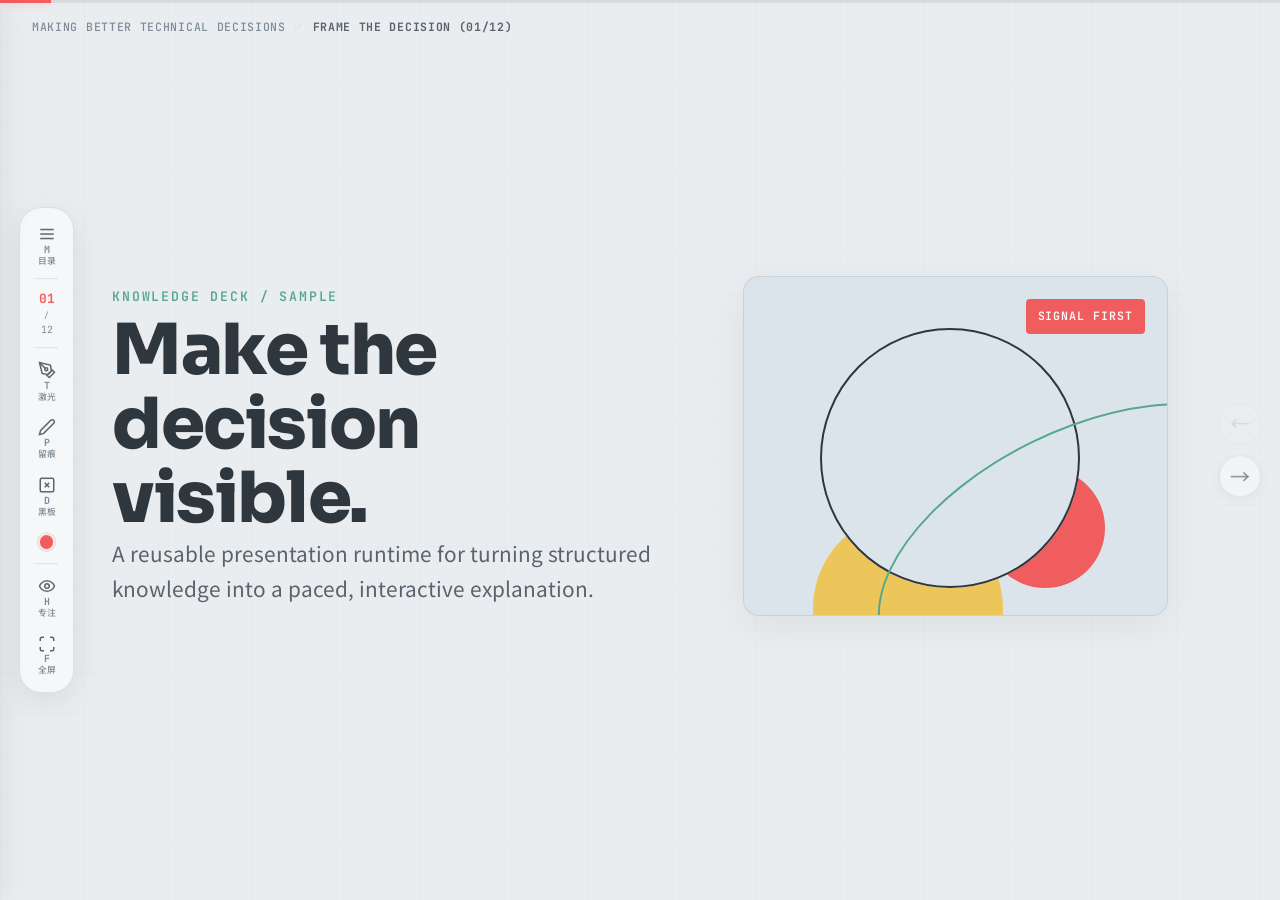
<file: index.html>
<!doctype html>
<html lang="zh-CN">
<head>
  <meta charset="utf-8">
  <meta name="viewport" content="width=device-width, initial-scale=1">
  <meta name="description" content="Interactive knowledge deck template">
  <title>Making Better Technical Decisions</title>
  <link rel="icon" href="favicon.svg" type="image/svg+xml">
  <!-- Google Fonts: Sora + Noto Sans SC + JetBrains Mono (G1 极客字体对) -->
  <link rel="preconnect" href="https://fonts.googleapis.com">
  <link rel="preconnect" href="https://fonts.gstatic.com" crossorigin>
  <link href="https://fonts.googleapis.com/css2?family=Sora:wght@300;400;500;600;700;800&family=Noto+Sans+SC:wght@300;400;500;700&family=JetBrains+Mono:wght@400;500;600&display=swap" rel="stylesheet">
  <link rel="stylesheet" href="css/main.css?v=g1">
</head>
<body>
  <!-- 顶部 3px 精细进度条 -->
  <div id="progress-bar-wrap" aria-hidden="true">
    <div id="progress-bar"></div>
  </div>

  <!-- 顶部微型认知上下文 (Breadcrumb) -->
  <header id="deck-topbar" aria-label="Deck section header">
    <span id="topbar-deck-title">DECK</span>
    <span class="topbar-sep">／</span>
    <span id="topbar-section-title">OVERVIEW</span>
  </header>

  <!-- 侧边目录抽屉 -->
  <div id="menu-overlay"></div>
  <aside id="side-menu" aria-label="Deck contents">
    <header>
      <span>大纲目录</span>
      <button id="close-menu" class="menu-close-btn" aria-label="关闭目录">
        <svg width="15" height="15" viewBox="0 0 24 24" fill="none" stroke="currentColor" stroke-width="2.2" stroke-linecap="round">
          <line x1="18" y1="6" x2="6" y2="18"></line>
          <line x1="6" y1="6" x2="18" y2="18"></line>
        </svg>
      </button>
    </header>
    <div id="menu-list"></div>
  </aside>

  <!-- 主视口内容区 -->
  <main id="deck-viewport" aria-live="polite"></main>

  <!-- 左右悬浮极简半透明翻页按钮 -->
  <button id="nav-prev" data-tip="上一页 (快捷键 ←)" aria-label="上一页">&#8592;</button>
  <button id="nav-next" data-tip="下一页 (快捷键 →)" aria-label="下一页">&#8594;</button>

  <!-- 左侧一体化毛玻璃 Dock 工具栏 (All-in-One) -->
  <div id="side-toolbar" aria-label="Deck tools">
    <!-- M 目录 -->
    <button id="btn-menu" data-tip="大纲目录 (快捷键 M)" aria-label="大纲目录">
      <svg width="18" height="18" viewBox="0 0 24 24" fill="none" stroke="currentColor" stroke-width="2">
        <line x1="3" y1="6" x2="21" y2="6"></line>
        <line x1="3" y1="12" x2="21" y2="12"></line>
        <line x1="3" y1="18" x2="21" y2="18"></line>
      </svg>
      <span class="btn-key">M</span>
      <span class="btn-label">目录</span>
    </button>

    <div class="toolbar-divider"></div>

    <!-- 内置垂直页码指示器 -->
    <div id="page-indicator" aria-label="页码">
      <span id="page-current">01</span>
      <span class="page-sep">/</span>
      <span id="page-total">10</span>
    </div>

    <div class="toolbar-divider"></div>

    <!-- T 激光笔拖尾 -->
    <button id="btn-pen" data-tip="激光笔拖尾 (快捷键 T)" aria-label="激光笔">
      <svg width="18" height="18" viewBox="0 0 24 24" fill="none" stroke="currentColor" stroke-width="2">
        <path d="M12 19l7-7 3 3-7 7-3-3z"></path>
        <path d="M18 13l-1.5-7.5L2 2l3.5 14.5L13 18l5-5z"></path>
        <path d="M2 2l7.586 7.586"></path>
        <circle cx="11" cy="11" r="2"></circle>
      </svg>
      <span class="btn-key">T</span>
      <span class="btn-label">激光</span>
    </button>

    <!-- P 留痕笔批注 -->
    <button id="btn-retain" data-tip="留痕笔批注 (快捷键 P)" aria-label="留痕笔">
      <svg width="18" height="18" viewBox="0 0 24 24" fill="none" stroke="currentColor" stroke-width="2">
        <path d="M17 3a2.828 2.828 0 1 1 4 4L7.5 20.5 2 22l1.5-5.5L17 3z"></path>
      </svg>
      <span class="btn-key">P</span>
      <span class="btn-label">留痕</span>
    </button>

    <!-- D 涂鸦板书黑板 -->
    <button id="btn-draw" data-tip="板书黑板 (快捷键 D)" aria-label="黑板">
      <svg width="18" height="18" viewBox="0 0 24 24" fill="none" stroke="currentColor" stroke-width="2">
        <rect x="3" y="3" width="18" height="18" rx="2"></rect>
        <path d="M9 9l6 6M15 9l-6 6"></path>
      </svg>
      <span class="btn-key">D</span>
      <span class="btn-label">黑板</span>
    </button>

    <!-- C 4 色弹出式调色盘 (快捷键 C) -->
    <div id="color-picker-wrap">
      <button id="btn-color" data-tip="画笔调色盘 (快捷键 C)" aria-label="调色盘">
        <span id="color-dot-indicator"></span>
      </button>
      <div id="color-picker-popup">
        <button class="color-dot" data-color="#f05d5e" style="background:#f05d5e" title="珊瑚红 (1)"></button>
        <button class="color-dot" data-color="#3B82F6" style="background:#3B82F6" title="极客蓝 (2)"></button>
        <button class="color-dot" data-color="#55a88c" style="background:#55a88c" title="薄荷绿 (3)"></button>
        <button class="color-dot" data-color="#f59e0b" style="background:#f59e0b" title="琥珀金 (4)"></button>
      </div>
    </div>

    <div class="toolbar-divider"></div>

    <!-- H 专注模式 -->
    <button id="btn-focus" data-tip="专注演讲模式 (快捷键 H)" aria-label="专注模式">
      <svg width="18" height="18" viewBox="0 0 24 24" fill="none" stroke="currentColor" stroke-width="2">
        <circle cx="12" cy="12" r="3"></circle>
        <path d="M2 12s3-7 10-7 10 7 10 7-3 7-10 7-10-7-10-7z"></path>
      </svg>
      <span class="btn-key">H</span>
      <span class="btn-label">专注</span>
    </button>

    <!-- F 全屏演示 -->
    <button id="btn-fullscreen" data-tip="全屏演示 (快捷键 F)" aria-label="全屏演示">
      <svg width="18" height="18" viewBox="0 0 24 24" fill="none" stroke="currentColor" stroke-width="2">
        <path d="M8 3H5a2 2 0 0 0-2 2v3m18 0V5a2 2 0 0 0-2-2h-3m0 18h3a2 2 0 0 0 2-2v-3M3 16v3a2 2 0 0 0 2 2h3"></path>
      </svg>
      <span class="btn-key">F</span>
      <span class="btn-label">全屏</span>
    </button>
  </div>

  <!-- 全屏板书黑板遮罩层 (Board Sheet) -->
  <div id="board-sheet" aria-hidden="true">
    <div class="board-sheet-hint">临时板书黑板 · 按 R 清空 · 按 Z 撤回 · 按 Esc 退出</div>
  </div>

  <!-- 双 Canvas 引擎 (激光笔拖尾 + 留痕画板) -->
  <canvas id="pen-canvas" aria-hidden="true"></canvas>
  <canvas id="draw-canvas" aria-label="Drawing board"></canvas>

  <!-- 动态状态 Toast 提示条 (并设别名兼容旧选择器) -->
  <div id="deck-toast" class="deck-toast" role="status" aria-live="polite"></div>

  <script type="module" src="js/player.js?v=g1"></script>
</body>
</html>
</file>
<file: css/main.css>
/* ==========================================================================
   main.css — Knowledge Deck Template 全局样式
   视觉主题：G1「月白灰蓝」(g1-moon-slate) 极客科技设计系统
   排版字体：Sora (西文展示) + Noto Sans SC (中文正文) + JetBrains Mono (等宽代码)
   ========================================================================== */

:root {
  /* 主色调 (冷调科技灰蓝) */
  --primary:          #6E7E8C;
  --secondary:        #98A4AE;
  --accent:           #4F606E;

  /* 背景层次 (月白灰蓝) */
  --bg-deep:          #EAEDF0;
  --bg-mid:           #E2E6EA;
  --bg-surface:       #F7F9FA;
  --paper:            #EAEDF0; /* 兼容旧变量 */

  /* 卡片与玻璃拟态 */
  --card-bg:          rgba(247, 249, 250, 0.82);
  --card-border:      rgba(110, 126, 140, 0.18);
  --card-shadow:      0 10px 40px rgba(0, 0, 0, 0.06);

  /* 文字颜色 (WCAG AAA 高对比度) */
  --text-primary:     #2F373E;
  --text-secondary:   #5A636B;
  --text-dim:         #7E8B96;
  --ink:              #2F373E;
  --muted:            #5A636B;

  /* 状态与语义强调色 */
  --coral:            #f05d5e;
  --mint:             #55a88c;
  --blue:             #3B82F6;
  --yellow:           #edc65b;
  --color-interpret:  #B79683; /* 解释执行·暖棕 */
  --color-compile:    #6E8C88; /* 编译执行·冷灰绿 */

  /* 字体家族体系 */
  --font-display:     'Sora', 'Noto Sans SC', system-ui, sans-serif;
  --font-body:        'Noto Sans SC', 'Sora', system-ui, sans-serif;
  --font-mono:        'JetBrains Mono', 'DM Mono', monospace;

  /* 工具栏 */
  --toolbar-bg:       rgba(247, 249, 250, 0.88);
  --toolbar-border:   rgba(110, 126, 140, 0.2);

  /* 动效过渡 */
  --transition-base:  0.22s cubic-bezier(0.16, 1, 0.3, 1);
}

/* 全局重置与严格排版防线 (禁止斜体) */
*, *::before, *::after {
  box-sizing: border-box;
  margin: 0;
  padding: 0;
  font-style: normal !important;
}

html, body {
  width: 100%;
  height: 100%;
  margin: 0;
  overflow: hidden;
  background-color: var(--bg-deep);
  color: var(--text-primary);
  font-family: var(--font-body);
  font-size: 16px;
  line-height: 1.6;
  -webkit-font-smoothing: antialiased;
  -moz-osx-font-smoothing: grayscale;
}

/* 全屏极简 42px 网格底纹 (母体核心工程质感) */
body::before {
  content: "";
  position: fixed;
  inset: 0;
  pointer-events: none;
  opacity: 0.32;
  background-image:
    linear-gradient(rgba(110, 126, 140, 0.08) 1px, transparent 1px),
    linear-gradient(90deg, rgba(110, 126, 140, 0.08) 1px, transparent 1px);
  background-size: 42px 42px;
  z-index: 0;
}

button { font: inherit; }
button:focus-visible, input:focus-visible {
  outline: 2px solid var(--accent);
  outline-offset: 2px;
}

/* ==========================================================================
   顶部 3px 精细进度条
   ========================================================================== */
#progress-bar-wrap {
  position: fixed;
  z-index: 100;
  top: 0;
  left: 0;
  right: 0;
  height: 3px;
  background: rgba(110, 126, 140, 0.15);
}

#progress-bar {
  width: 0;
  height: 100%;
  background: var(--coral);
  box-shadow: 0 0 8px rgba(240, 93, 94, 0.4);
  transition: width 0.28s ease;
}

/* ==========================================================================
   主内容视口与幻灯片页面容器
   ========================================================================== */
#deck-viewport {
  position: relative;
  z-index: 1;
  height: 100vh;
  overflow: auto;
  display: grid;
  place-items: center;
  padding: 4rem 7rem 4.5rem;
}

.slide {
  width: min(1180px, 100%);
  min-height: min(680px, calc(100vh - 8.5rem));
  display: flex;
  flex-direction: column;
  justify-content: center;
  gap: 2rem;
  animation: enter 0.35s var(--transition-base) both;
}

@keyframes enter {
  from { opacity: 0; transform: translateY(12px); }
  to   { opacity: 1; transform: none; }
}

/* ==========================================================================
   基础排版组件 (大字号、海报级视觉)
   ========================================================================== */
.eyebrow {
  font-family: var(--font-mono);
  font-size: 0.82rem;
  font-weight: 600;
  letter-spacing: 0.14em;
  text-transform: uppercase;
  color: var(--mint);
  margin-bottom: 0.4rem;
}

.title {
  font-family: var(--font-display);
  font-size: clamp(2.8rem, 5.5vw, 4.6rem);
  line-height: 1.05;
  letter-spacing: -0.02em;
  color: var(--text-primary);
  margin: 0;
  font-weight: 800;
}

.lead {
  color: var(--text-secondary);
  font-size: clamp(1.05rem, 1.8vw, 1.3rem);
  line-height: 1.68;
  max-width: 60ch;
  margin: 0;
}

.section-title {
  font-family: var(--font-display);
  margin: 0;
  font-size: clamp(2.2rem, 3.8vw, 3.5rem);
  line-height: 1.1;
  font-weight: 700;
  color: var(--text-primary);
  letter-spacing: -0.01em;
}

.section-copy {
  color: var(--text-secondary);
  max-width: 64ch;
  font-size: 1.12rem;
  line-height: 1.7;
}

/* ==========================================================================
   封面与卡片系统
   ========================================================================== */
.cover-grid {
  display: grid;
  grid-template-columns: 1.15fr 0.85fr;
  align-items: center;
  gap: 3.5rem;
}

.signal-image {
  min-height: 340px;
  position: relative;
  overflow: hidden;
  border: 1px solid var(--card-border);
  background: #dbe4ea;
  border-radius: 16px;
  box-shadow: var(--card-shadow);
}

.signal-image::before,
.signal-image::after {
  content: "";
  position: absolute;
  border: 2px solid var(--text-primary);
  border-radius: 50%;
}

.signal-image::before {
  width: 260px;
  height: 260px;
  left: 18%;
  top: 15%;
  box-shadow: 95px 70px 0 -70px var(--coral), -42px 150px 0 -35px var(--yellow);
}

.signal-image::after {
  width: 105%;
  height: 70%;
  left: 28%;
  top: 45%;
  border-color: var(--mint);
  transform: rotate(-26deg);
}

.signal-stamp {
  position: absolute;
  right: 1.4rem;
  top: 1.4rem;
  background: var(--coral);
  color: white;
  padding: 0.5rem 0.75rem;
  font-family: var(--font-mono);
  font-size: 0.72rem;
  font-weight: 600;
  letter-spacing: 0.08em;
  text-transform: uppercase;
  border-radius: 4px;
}

.card-grid {
  display: grid;
  grid-template-columns: repeat(3, minmax(0, 1fr));
  gap: 1.25rem;
}

.card,
.matrix-cell,
.step,
.node {
  border: 1px solid var(--card-border);
  background: var(--card-bg);
  backdrop-filter: blur(12px);
  padding: 1.4rem 1.5rem;
  border-radius: 12px;
  box-shadow: 0 4px 20px rgba(0, 0, 0, 0.03);
  transition: transform 0.2s ease, box-shadow 0.2s ease, border-color 0.2s ease;
}

.card:hover {
  transform: translateY(-2px);
  box-shadow: 0 8px 30px rgba(0, 0, 0, 0.07);
  border-color: rgba(110, 126, 140, 0.35);
}

.card h3,
.matrix-cell h3 {
  margin: 0 0 0.5rem;
  font-size: 1.15rem;
  font-weight: 700;
  color: var(--text-primary);
}

.card p,
.matrix-cell p {
  margin: 0;
  color: var(--text-secondary);
  font-size: 0.95rem;
  line-height: 1.6;
}

.tag {
  display: inline-block;
  font-family: var(--font-mono);
  font-size: 0.72rem;
  font-weight: 600;
  letter-spacing: 0.08em;
  text-transform: uppercase;
  padding: 0.25rem 0.55rem;
  background: rgba(110, 126, 140, 0.12);
  color: var(--text-primary);
  border-radius: 4px;
  margin-bottom: 0.8rem;
}

/* 对比组件 */
.compare {
  display: grid;
  grid-template-columns: 1fr auto 1fr;
  gap: 1.5rem;
  align-items: stretch;
}

.versus {
  display: grid;
  place-items: center;
  font-family: var(--font-mono);
  font-weight: 800;
  font-size: 1.3rem;
  color: var(--coral);
}

.compare .card { min-height: 240px; }

.metric {
  font-family: var(--font-mono);
  font-size: 3rem;
  font-weight: 800;
  color: var(--blue);
  margin: 0.8rem 0 0.3rem;
  line-height: 1;
}

/* 步骤卡片 */
.steps {
  display: grid;
  grid-template-columns: repeat(4, minmax(0, 1fr));
  gap: 1rem;
  counter-reset: step;
}

.step {
  position: relative;
  padding-top: 2.8rem;
}

.step::before {
  counter-increment: step;
  content: "0" counter(step);
  display: block;
  position: absolute;
  top: 1.1rem;
  left: 1.4rem;
  color: var(--coral);
  font-family: var(--font-mono);
  font-size: 0.9rem;
  font-weight: 700;
}

.step strong {
  display: block;
  font-size: 1.15rem;
  margin-bottom: 0.4rem;
  color: var(--text-primary);
}

.step span {
  color: var(--text-secondary);
  font-size: 0.9rem;
  line-height: 1.5;
}

/* 时间线 */
.timeline {
  display: grid;
  grid-template-columns: repeat(4, minmax(0, 1fr));
  gap: 0;
  border-top: 2px solid var(--text-primary);
}

.timeline-item {
  padding: 1.2rem 1.2rem 0 0;
  position: relative;
}

.timeline-item::before {
  content: "";
  display: block;
  width: 14px;
  height: 14px;
  margin-top: -1.75rem;
  margin-bottom: 1.2rem;
  border: 2px solid var(--text-primary);
  background: var(--bg-deep);
  border-radius: 50%;
}

.timeline-item b {
  display: block;
  font-size: 1.15rem;
  margin-bottom: 0.4rem;
  color: var(--text-primary);
}

.timeline-item span {
  color: var(--text-secondary);
  font-size: 0.9rem;
  line-height: 1.5;
}

/* 柱状图表 */
.chart {
  display: grid;
  grid-template-columns: repeat(5, 1fr);
  gap: 1.5rem;
  align-items: end;
  height: 250px;
  padding: 1rem;
  border-bottom: 2px solid var(--text-primary);
}

.bar {
  background: var(--blue);
  min-height: 18px;
  position: relative;
  border-radius: 4px 4px 0 0;
}

.bar span {
  position: absolute;
  bottom: calc(100% + 0.5rem);
  left: 50%;
  transform: translateX(-50%);
  font-family: var(--font-mono);
  font-size: 0.8rem;
  font-weight: 600;
}

.bar:nth-child(1) { height: 16%; }
.bar:nth-child(2) { height: 28%; }
.bar:nth-child(3) { height: 46%; }
.bar:nth-child(4) { height: 70%; background: var(--yellow); }
.bar:nth-child(5) { height: 96%; background: var(--coral); }

/* 架构流向图 */
.architecture {
  display: grid;
  grid-template-columns: 1fr 80px 1fr 80px 1fr;
  align-items: center;
}

.node {
  min-height: 120px;
  display: flex;
  flex-direction: column;
  justify-content: center;
  text-align: center;
}

.node strong { font-size: 1.15rem; margin-bottom: 0.35rem; }
.node span { color: var(--text-secondary); font-size: 0.88rem; }

.arrow {
  height: 2px;
  background: var(--text-primary);
  position: relative;
}

.arrow::after {
  content: "";
  position: absolute;
  right: 0;
  top: -5px;
  border-width: 6px 0 6px 9px;
  border-style: solid;
  border-color: transparent transparent transparent var(--text-primary);
}

/* 矩阵与总结 */
.matrix {
  display: grid;
  grid-template-columns: repeat(3, 1fr);
  gap: 1px;
  background: var(--card-border);
  border: 1px solid var(--card-border);
  border-radius: 12px;
  overflow: hidden;
}

.matrix-cell {
  border: 0;
  border-radius: 0;
  min-height: 140px;
}

.matrix-cell.featured {
  background: rgba(85, 168, 140, 0.16);
}

.summary-list {
  display: grid;
  gap: 1.25rem;
  max-width: 820px;
}

.summary-item {
  display: grid;
  grid-template-columns: 55px 1fr;
  gap: 1rem;
  align-items: start;
  padding: 1.2rem 0;
  border-top: 1px solid var(--card-border);
}

.summary-item b {
  color: var(--coral);
  font-family: var(--font-mono);
  font-size: 0.95rem;
  font-weight: 700;
}

.summary-item strong {
  font-size: 1.15rem;
  display: block;
  margin-bottom: 0.35rem;
}

.summary-item p {
  margin: 0;
  color: var(--text-secondary);
  font-size: 0.95rem;
}

/* ==========================================================================
   【母体绝活 1】章节过渡门牌页原语 (Section Transition Door Slide)
   ========================================================================== */
.trans-wrap {
  display: flex;
  flex-direction: column;
  align-items: center;
  justify-content: center;
  min-height: 75vh;
  width: 100%;
  text-align: center;
  gap: 1.5rem;
}

.trans-eyebrow {
  display: flex;
  align-items: center;
  gap: 0.8rem;
  font-family: var(--font-mono);
  font-size: clamp(0.9rem, 1.5vw, 1.15rem);
  font-weight: 700;
  letter-spacing: 0.16em;
  color: var(--color-interpret);
  animation: transUp 0.5s ease both 0ms;
}

.trans-eyebrow::before,
.trans-eyebrow::after {
  content: '';
  width: 2.6rem;
  height: 2px;
  background: var(--color-interpret);
  opacity: 0.55;
}

.trans-title {
  font-family: var(--font-display);
  font-size: clamp(2.8rem, 5.8vw, 4.2rem);
  font-weight: 700;
  color: var(--text-primary);
  line-height: 1.12;
  letter-spacing: -0.01em;
  animation: transUp 0.5s ease both 130ms;
}

.trans-sub {
  font-family: var(--font-body);
  font-size: clamp(1.05rem, 1.9vw, 1.35rem);
  color: var(--text-secondary);
  font-weight: 400;
  animation: transUp 0.5s ease both 260ms;
}

.trans-dot {
  width: 0.7rem;
  height: 0.7rem;
  border-radius: 50%;
  background: var(--color-interpret);
  margin-top: 0.6rem;
  animation: transUp 0.5s ease both 360ms;
}

@keyframes transUp {
  from { opacity: 0; transform: translateY(1.2rem); }
  to   { opacity: 1; transform: none; }
}

/* ==========================================================================
   【母体绝活 2】左侧 All-in-One 毛玻璃 Dock 工具栏 + 4色弹出调色盘
   ========================================================================== */
#side-toolbar {
  position: fixed;
  left: 1.2rem;
  top: 50%;
  transform: translateY(-50%);
  z-index: 200;
  background: var(--toolbar-bg);
  border: 1px solid var(--toolbar-border);
  border-radius: 1.4rem;
  padding: 0.65rem 0.5rem;
  display: flex;
  flex-direction: column;
  align-items: center;
  gap: 0.25rem;
  backdrop-filter: blur(16px);
  box-shadow: 0 8px 32px rgba(0, 0, 0, 0.08);
}

#side-toolbar button {
  background: none;
  border: none;
  cursor: pointer;
  color: var(--text-secondary);
  display: flex;
  flex-direction: column;
  align-items: center;
  gap: 0.12rem;
  padding: 0.4rem 0.35rem;
  border-radius: 0.65rem;
  transition: background var(--transition-base), color var(--transition-base), transform var(--transition-base);
  min-width: 2.3rem;
}

#side-toolbar button:hover {
  background: rgba(110, 126, 140, 0.15);
  color: var(--text-primary);
  transform: scale(1.04);
}

#side-toolbar button.active {
  background: rgba(240, 93, 94, 0.15);
  color: var(--coral);
}

.btn-key {
  font-family: var(--font-mono);
  font-size: 0.62rem;
  font-weight: 700;
  color: var(--text-dim);
  line-height: 1;
}

.btn-label {
  font-size: 0.55rem;
  font-weight: 500;
  color: var(--text-dim);
  line-height: 1;
  white-space: nowrap;
}

.toolbar-divider {
  width: 1.4rem;
  height: 1px;
  background: var(--card-border);
  margin: 0.15rem 0;
}

#page-indicator {
  display: flex;
  flex-direction: column;
  align-items: center;
  gap: 0;
  font-family: var(--font-mono);
  font-size: 0.65rem;
  color: var(--text-dim);
  padding: 0.2rem 0;
}

#page-current {
  font-weight: 700;
  font-size: 0.8rem;
  color: var(--coral);
}

.page-sep {
  font-size: 0.5rem;
  color: var(--text-dim);
}

#page-total {
  font-size: 0.62rem;
}

/* 4 色弹出式调色盘 */
#color-picker-wrap {
  position: relative;
}

#btn-color {
  background: none;
  border: none;
  cursor: pointer;
  padding: 0.35rem 0.3rem;
  border-radius: 0.6rem;
  display: flex;
  align-items: center;
  justify-content: center;
  transition: background var(--transition-base);
}

#color-dot-indicator {
  display: block;
  width: 1.1rem;
  height: 1.1rem;
  border-radius: 50%;
  background: #f05d5e;
  border: 2px solid rgba(255, 255, 255, 0.85);
  box-shadow: 0 0 0 1px var(--card-border);
}

#color-picker-popup {
  display: none;
  position: absolute;
  left: 3.2rem;
  top: 50%;
  transform: translateY(-50%);
  background: var(--toolbar-bg);
  border: 1px solid var(--card-border);
  border-radius: 0.85rem;
  padding: 0.5rem;
  gap: 0.45rem;
  flex-direction: column;
  backdrop-filter: blur(16px);
  box-shadow: 0 8px 24px rgba(0, 0, 0, 0.12);
  z-index: 201;
}

#color-picker-popup.open {
  display: flex;
}

#color-picker-wrap:has(.open) #btn-color[data-tip]::after {
  display: none !important;
}

.color-dot {
  width: 1.25rem;
  height: 1.25rem;
  border-radius: 50%;
  border: 2px solid transparent;
  cursor: pointer;
  padding: 0;
  transition: transform var(--transition-base), box-shadow var(--transition-base);
  flex-shrink: 0;
}

.color-dot:hover {
  transform: scale(1.15);
  box-shadow: 0 0 0 2px white;
}

/* ==========================================================================
   【右侧成对悬浮导航】上一页 + 下一页（告别左侧工具栏遮挡，支持单手顺畅切页）
   ========================================================================== */
#nav-prev,
#nav-next {
  position: fixed;
  right: 1.2rem;
  z-index: 100;
  background: var(--card-bg);
  border: 1px solid var(--card-border);
  color: var(--text-secondary);
  font-size: 1.25rem;
  width: 2.6rem;
  height: 2.6rem;
  border-radius: 50%;
  cursor: pointer;
  display: flex;
  align-items: center;
  justify-content: center;
  transition: all var(--transition-base);
  opacity: 0.75;
  backdrop-filter: blur(12px);
  -webkit-backdrop-filter: blur(12px);
  box-shadow: 0 4px 16px rgba(0, 0, 0, 0.06);
}

#nav-prev {
  top: calc(50% - 1.65rem);
  transform: translateY(-50%);
}

#nav-next {
  top: calc(50% + 1.65rem);
  transform: translateY(-50%);
}

#nav-prev:hover:not(:disabled),
#nav-next:hover:not(:disabled) {
  background: rgba(255, 255, 255, 0.98);
  color: var(--coral);
  opacity: 1;
  transform: translateY(-50%) scale(1.1);
  box-shadow: 0 6px 20px rgba(0, 0, 0, 0.12);
}

#nav-prev:disabled,
#nav-next:disabled {
  opacity: 0.22;
  cursor: not-allowed;
  transform: translateY(-50%);
  background: rgba(247, 249, 250, 0.45);
  color: var(--text-dim);
}

/* ==========================================================================
   目录抽屉与遮罩
   ========================================================================== */
#side-menu {
  position: fixed;
  z-index: 300;
  top: 0;
  bottom: 0;
  left: 0;
  width: min(390px, 90vw);
  padding: 1.5rem;
  background: rgba(247, 249, 250, 0.96);
  backdrop-filter: blur(20px);
  transform: translateX(-102%);
  transition: transform 0.28s cubic-bezier(0.16, 1, 0.3, 1);
  border-right: 1px solid var(--card-border);
  box-shadow: 8px 0 32px rgba(0, 0, 0, 0.08);
  overflow-y: auto;
}

#side-menu.open { transform: none; }

#side-menu header {
  display: flex;
  justify-content: space-between;
  align-items: center;
  padding-bottom: 1rem;
  border-bottom: 1px solid var(--card-border);
  font-family: var(--font-display);
  font-weight: 700;
  font-size: 1.1rem;
}

.menu-close-btn {
  background: transparent;
  border: none;
  cursor: pointer;
  color: var(--text-dim);
  width: 2rem;
  height: 2rem;
  border-radius: 0.5rem;
  display: flex;
  align-items: center;
  justify-content: center;
  transition: all var(--transition-base);
  padding: 0;
  outline: none;
}

.menu-close-btn:hover {
  background: rgba(110, 126, 140, 0.12);
  color: var(--coral);
  transform: rotate(90deg);
}

.menu-section {
  margin: 1.3rem 0 0.4rem;
  color: var(--mint);
  font-family: var(--font-mono);
  font-size: 0.72rem;
  text-transform: uppercase;
  letter-spacing: 0.08em;
  font-weight: 600;
}

.menu-page {
  width: 100%;
  text-align: left;
  padding: 0.65rem 0.5rem;
  border: 0;
  border-radius: 6px;
  background: transparent;
  color: var(--text-secondary);
  cursor: pointer;
  font-size: 0.92rem;
  transition: all 0.15s ease;
  display: flex;
  align-items: center;
}

.menu-page:hover {
  background: rgba(110, 126, 140, 0.1);
  color: var(--text-primary);
}

.menu-page.active {
  background: rgba(240, 93, 94, 0.08);
  color: var(--text-primary);
  font-weight: 700;
}

.menu-page span {
  color: var(--coral);
  font-family: var(--font-mono);
  font-size: 0.75rem;
  font-weight: 700;
  margin-right: 0.65rem;
}

#menu-overlay {
  position: fixed;
  z-index: 250;
  inset: 0;
  border: 0;
  background: rgba(47, 55, 62, 0.25);
  opacity: 0;
  pointer-events: none;
  transition: opacity 0.25s ease;
}

#menu-overlay.visible {
  opacity: 1;
  pointer-events: auto;
}

/* ==========================================================================
   顶部微型认知上下文 (Breadcrumb)
   ========================================================================== */
#deck-topbar {
  position: fixed;
  top: 1.1rem;
  left: 2rem;
  z-index: 150;
  pointer-events: none;
  display: flex;
  align-items: center;
  gap: 0.5rem;
  font-family: var(--font-mono);
  font-size: 0.72rem;
  letter-spacing: 0.06em;
  color: var(--text-dim);
  transition: opacity 0.3s ease;
}

#topbar-deck-title {
  font-weight: 500;
  color: var(--text-dim);
}

.topbar-sep {
  color: var(--card-border);
  font-size: 0.65rem;
}

#topbar-section-title {
  font-weight: 700;
  color: var(--text-secondary);
}

/* ==========================================================================
   专注演讲模式 (Focus Mode - H 键)
   ========================================================================== */
body.focus-mode #side-toolbar,
body.focus-mode #nav-prev,
body.focus-mode #nav-next,
body.focus-mode #progress-bar-wrap,
body.focus-mode #deck-topbar {
  opacity: 0 !important;
  pointer-events: none !important;
  transition: opacity 0.3s cubic-bezier(0.16, 1, 0.3, 1) !important;
}

/* ==========================================================================
   临时板书黑板 (Board Sheet - D 键)
   ========================================================================== */
#board-sheet {
  position: fixed;
  inset: 0;
  width: 100%;
  height: 100%;
  z-index: 9975;
  background: rgba(15, 23, 42, 0.94);
  backdrop-filter: blur(20px);
  opacity: 0;
  pointer-events: none;
  transition: opacity 0.25s ease;
  display: flex;
  align-items: center;
  justify-content: center;
}

#board-sheet.active {
  opacity: 1;
  pointer-events: auto;
}

.board-sheet-hint {
  position: absolute;
  bottom: 2.5rem;
  font-family: var(--font-mono);
  font-size: 0.8rem;
  color: rgba(255, 255, 255, 0.5);
  letter-spacing: 0.05em;
  background: rgba(0, 0, 0, 0.3);
  border: 1px solid rgba(255, 255, 255, 0.12);
  padding: 0.45rem 1.1rem;
  border-radius: 99px;
  pointer-events: none;
}

/* ==========================================================================
   Canvas 画布与批注系统 (激光笔 + 留痕笔 + 板书)
   ========================================================================== */
#pen-canvas,
#draw-canvas {
  position: fixed;
  inset: 0;
  width: 100%;
  height: 100%;
  pointer-events: none;
  z-index: 9980;
}

#draw-canvas.active,
#pen-canvas.active {
  pointer-events: auto;
  cursor: crosshair;
}

#deck-toast,
#draw-hint {
  position: fixed;
  z-index: 9999;
  bottom: 3.5rem;
  left: 50%;
  transform: translateX(-50%) translateY(10px);
  padding: 0.55rem 1.25rem;
  background: var(--text-primary);
  color: #ffffff;
  border-radius: 99px;
  font-family: var(--font-mono);
  font-size: 0.8rem;
  font-weight: 500;
  opacity: 0;
  pointer-events: none;
  transition: opacity 0.22s cubic-bezier(0.16, 1, 0.3, 1), transform 0.22s cubic-bezier(0.16, 1, 0.3, 1);
  box-shadow: 0 8px 30px rgba(0, 0, 0, 0.3);
  white-space: nowrap;
}

#deck-toast.visible,
#draw-hint.visible {
  opacity: 1;
  transform: translateX(-50%) translateY(0);
}

/* ==========================================================================
   中文悬浮气泡 Tooltip
   ========================================================================== */
[data-tip] { position: relative; }
[data-tip]::after {
  content: attr(data-tip);
  position: absolute;
  white-space: nowrap;
  font-family: var(--font-body);
  font-size: 12px;
  font-weight: 600;
  line-height: 1.2;
  color: #ffffff;
  background: var(--text-primary);
  padding: 6px 10px;
  border-radius: 6px;
  pointer-events: none;
  opacity: 0;
  transition: opacity 140ms ease, transform 140ms ease;
  z-index: 10000;
  box-shadow: 0 4px 16px rgba(0, 0, 0, 0.25);
}

#side-toolbar [data-tip]::after {
  left: calc(100% + 12px);
  top: 50%;
  transform: translateY(-50%) translateX(-4px);
}

#side-toolbar [data-tip]:hover::after {
  opacity: 1;
  transform: translateY(-50%) translateX(0);
}

#nav-prev[data-tip]::after,
#nav-next[data-tip]::after {
  right: calc(100% + 12px);
  left: auto;
  top: 50%;
  transform: translateY(-50%) translateX(4px);
}
#nav-prev[data-tip]:hover:not(:disabled)::after,
#nav-next[data-tip]:hover:not(:disabled)::after {
  opacity: 1;
  transform: translateY(-50%) translateX(0);
}


/* ==========================================================================
   打印与 PDF 导出优化
   ========================================================================== */
@media print {
  body {
    -webkit-print-color-adjust: exact !important;
    print-color-adjust: exact !important;
    background: var(--bg-deep) !important;
  }
  #progress-bar-wrap,
  #side-menu,
  #menu-overlay,
  #nav-prev,
  #nav-next,
  #side-toolbar,
  #pen-canvas,
  #draw-canvas,
  #draw-hint {
    display: none !important;
  }
  #deck-viewport {
    height: auto !important;
    padding: 2rem !important;
    overflow: visible !important;
  }
  .slide {
    animation: none !important;
    min-height: auto !important;
    page-break-inside: avoid;
    break-inside: avoid;
  }
}

/* ==========================================================================
   双轨对比模拟器 (Dual-Track Simulator)
   ========================================================================== */
.dual-sim-wrap {
  display: flex;
  flex-direction: column;
  align-items: center;
  justify-content: space-evenly;
  min-height: 84vh;
  width: 100%;
  max-width: 1400px;
  margin: 0 auto;
  box-sizing: border-box;
  font-style: normal;
  gap: 1rem;
}
.dual-sim-heading { width: 100%; text-align: center; }
.dual-sim-title {
  font-family: var(--font-display);
  font-size: clamp(1.8rem, 2.8vw, 2.4rem);
  font-weight: 700;
  color: var(--text-primary);
  line-height: 1.2;
}
.dual-sim-subtitle {
  font-family: var(--font-body);
  font-size: clamp(0.88rem, 1.3vw, 1.05rem);
  color: var(--text-secondary);
  margin-top: 0.4rem;
}

.dual-sim-source {
  display: flex;
  align-items: center;
  justify-content: center;
  gap: 0.9rem;
  width: 100%;
  max-width: 680px;
  padding: 0.65rem 1.4rem;
  background: rgba(154, 170, 182, 0.1);
  border: 1.5px solid rgba(154, 170, 182, 0.4);
  border-radius: 0.8rem;
  transition: border-color 0.35s ease, box-shadow 0.35s ease, background 0.35s ease;
}
.dual-sim-source.reading {
  border-color: var(--color-interpret);
  background: rgba(183, 150, 131, 0.12);
  box-shadow: 0 0 0 3px rgba(183, 150, 131, 0.2);
}
.dual-sim-source-icon { font-size: 1.5rem; line-height: 1; flex-shrink: 0; }
.dual-sim-source-main {
  font-family: var(--font-body);
  font-size: 0.92rem;
  font-weight: 600;
  color: var(--text-primary);
}
.dual-sim-source-sub {
  font-family: var(--font-mono);
  font-size: 0.68rem;
  color: var(--text-dim);
  margin-top: 0.1rem;
}
.dual-sim-source-badge {
  margin-left: auto;
  font-family: var(--font-mono);
  font-size: 0.64rem;
  font-weight: 700;
  color: var(--text-secondary);
  padding: 0.2rem 0.55rem;
  border: 1px solid rgba(154, 170, 182, 0.5);
  border-radius: 0.35rem;
  background: rgba(247, 249, 250, 0.7);
  white-space: nowrap;
}

.dual-sim-fork {
  font-family: var(--font-body);
  font-size: 0.85rem;
  color: var(--text-dim);
  text-align: center;
  min-height: 2.2rem;
  display: flex;
  align-items: center;
  justify-content: center;
  transition: all 0.3s ease;
}
.dual-sim-fork.asking {
  font-size: clamp(0.95rem, 1.4vw, 1.15rem);
  font-weight: 600;
  color: var(--text-primary);
  background: rgba(79, 96, 110, 0.08);
  border: 1.5px solid rgba(79, 96, 110, 0.35);
  border-radius: 0.7rem;
  padding: 0.55rem 1.4rem;
  box-shadow: 0 4px 16px rgba(79, 96, 110, 0.1);
  animation: simQPop 0.35s ease;
}
@keyframes simQPop {
  from { opacity: 0; transform: translateY(-4px) scale(0.98); }
  to { opacity: 1; transform: none; }
}
.dual-sim-q-tag {
  font-family: var(--font-mono);
  font-size: 0.78rem;
  font-weight: 700;
  color: #fff;
  padding: 0.2rem 0.6rem;
  margin-right: 0.65rem;
  background: var(--accent);
  border-radius: 0.4rem;
  white-space: nowrap;
}

.dual-sim-paths {
  width: 100%;
  display: grid;
  grid-template-columns: minmax(0, 1fr) minmax(0, 1fr);
  gap: 1.5rem;
  align-items: stretch;
}
.dual-sim-path {
  display: flex;
  flex-direction: column;
  gap: 0.75rem;
  padding: 1.2rem 1.4rem;
  border-radius: 1rem;
  box-shadow: 0 4px 20px rgba(0,0,0,0.04);
  background: var(--card-bg);
  backdrop-filter: blur(12px);
  -webkit-backdrop-filter: blur(12px);
  min-width: 0;
}
.dual-sim-path.interpret {
  border: 1.5px solid rgba(183, 150, 131, 0.35);
}
.dual-sim-path.compile {
  border: 1.5px solid rgba(110, 140, 136, 0.35);
}

.dual-sim-path-head { display: flex; align-items: center; gap: 0.7rem; }
.dual-sim-path-badge {
  font-family: var(--font-mono);
  font-size: 0.68rem;
  font-weight: 700;
  letter-spacing: 0.08em;
  padding: 0.3rem 0.7rem;
  border-radius: 0.4rem;
  flex-shrink: 0;
}
.dual-sim-path.interpret .dual-sim-path-badge {
  background: rgba(183, 150, 131, 0.16);
  color: var(--color-interpret);
  border: 1px solid rgba(183, 150, 131, 0.45);
}
.dual-sim-path.compile .dual-sim-path-badge {
  background: rgba(110, 140, 136, 0.16);
  color: var(--color-compile);
  border: 1px solid rgba(110, 140, 136, 0.45);
}
.dual-sim-path-name {
  font-family: var(--font-body);
  font-size: 0.82rem;
  font-weight: 600;
  color: var(--text-secondary);
  line-height: 1.3;
}

.dual-sim-steps {
  display: flex;
  align-items: stretch;
  gap: 0.3rem;
  width: 100%;
}
.dual-sim-step {
  display: flex;
  flex-direction: column;
  align-items: center;
  justify-content: center;
  gap: 0.25rem;
  padding: 0.6rem 0.4rem;
  border-radius: 0.7rem;
  border: 1.5px solid var(--card-border);
  background: rgba(247, 249, 250, 0.7);
  flex: 1;
  min-width: 0;
  text-align: center;
  opacity: 0.38;
  transition: all 0.3s ease;
}
.dual-sim-step.active {
  background: rgba(183, 150, 131, 0.15);
  border-color: rgba(183, 150, 131, 0.6);
  opacity: 1;
  transform: translateY(-2px);
}
.dual-sim-step-icon { font-size: 1.25rem; line-height: 1; }
.dual-sim-step-name {
  font-family: var(--font-body);
  font-size: 0.74rem;
  font-weight: 600;
  color: var(--text-primary);
  white-space: nowrap;
}
.dual-sim-step.active .dual-sim-step-name { color: var(--color-interpret); }
.dual-sim-step-arrow {
  display: flex;
  align-items: center;
  flex-shrink: 0;
  color: var(--color-interpret);
  font-size: 0.95rem;
  opacity: 0.5;
}

.dual-sim-answer-zone {
  display: flex;
  flex-direction: column;
  justify-content: center;
  min-height: 4.8rem;
  padding: 0.65rem 0.9rem;
  border-radius: 0.6rem;
  border: 1px dashed rgba(183, 150, 131, 0.4);
  background: rgba(247, 249, 250, 0.5);
  position: relative;
}
.dual-sim-answer {
  font-family: var(--font-body);
  font-size: 0.82rem;
  font-weight: 500;
  color: var(--color-interpret);
  line-height: 1.4;
  opacity: 0;
  transition: opacity 0.4s ease;
}
.dual-sim-answer.visible { opacity: 1; }
.dual-sim-answer-meta {
  display: flex;
  align-items: center;
  gap: 0.5rem;
  margin-top: 0.35rem;
  min-height: 0.9rem;
}
.dual-sim-jitter {
  font-family: var(--font-mono);
  font-size: 0.62rem;
  color: rgba(183, 150, 131, 0.9);
  font-weight: 600;
}
.dual-sim-burn-tag {
  font-family: var(--font-mono);
  font-size: 0.62rem;
  color: var(--color-interpret);
  opacity: 0;
  transition: opacity 0.3s ease;
}
.dual-sim-burn-tag.show { opacity: 0.9; }

.dual-sim-stage {
  display: flex;
  flex-direction: column;
  align-items: center;
  gap: 0.3rem;
  min-height: 4.8rem;
  justify-content: center;
  padding: 0.4rem 0.5rem;
}
.dual-sim-stage-placeholder {
  font-family: var(--font-body);
  font-size: 0.8rem;
  color: var(--text-dim);
  text-align: center;
}
.dual-sim-wiki {
  display: none;
  flex-direction: column;
  align-items: stretch;
  gap: 0.2rem;
  width: 100%;
  border-radius: 0.75rem;
  transition: background 0.4s ease, border-color 0.4s ease;
}
.dual-sim-stage.compiling .dual-sim-wiki,
.dual-sim-stage.done .dual-sim-wiki {
  display: flex;
  padding: 0.55rem 0.8rem;
  background: rgba(110, 140, 136, 0.08);
  border: 1.5px dashed rgba(110, 140, 136, 0.35);
}
.dual-sim-stage.done .dual-sim-wiki {
  background: rgba(110, 140, 136, 0.12);
  border-style: solid;
  border-color: rgba(110, 140, 136, 0.45);
}
.dual-sim-wiki-page {
  display: flex;
  align-items: center;
  gap: 0.45rem;
  font-family: var(--font-mono);
  font-size: 0.74rem;
  color: var(--text-secondary);
  padding: 0.35rem 0.75rem;
  border-radius: 0.4rem;
  border: 1.5px solid rgba(154, 170, 182, 0.45);
  background: rgba(154, 170, 182, 0.1);
  opacity: 0;
  transform: translateY(-8px);
  transition: opacity 0.4s ease, transform 0.4s ease, border-color 0.4s ease, background 0.4s ease, color 0.4s ease;
}
.dual-sim-stage.compiling .dual-sim-wiki-page { opacity: 1; transform: translateY(0); }
.dual-sim-stage.done .dual-sim-wiki-page {
  opacity: 1;
  transform: translateY(0);
  border-color: rgba(110, 140, 136, 0.65);
  background: rgba(110, 140, 136, 0.2);
  color: var(--color-compile);
  font-weight: 700;
}
.dual-sim-wiki-link {
  align-self: center;
  font-family: var(--font-mono);
  font-size: 0.6rem;
  font-weight: 600;
  color: var(--color-compile);
  padding: 0.1rem 0;
  opacity: 0;
  transition: opacity 0.4s ease 0.2s;
}
.dual-sim-stage.done .dual-sim-wiki-link { opacity: 0.95; }
.dual-sim-wiki-tag {
  display: none;
  margin-top: 0.3rem;
  text-align: center;
  font-family: var(--font-mono);
  font-size: 0.62rem;
  font-weight: 700;
  letter-spacing: 0.05em;
  color: var(--color-compile);
}
.dual-sim-stage.done .dual-sim-wiki-tag { display: block; }
@keyframes dualSimHit {
  0%   { box-shadow: 0 0 0 0 rgba(110, 140, 136, 0); }
  35%  { box-shadow: 0 0 0 5px rgba(110, 140, 136, 0.3); }
  100% { box-shadow: 0 0 0 0 rgba(110, 140, 136, 0); }
}
.dual-sim-stage.hit .dual-sim-wiki { animation: dualSimHit 0.7s ease; }

.dual-sim-compile-status {
  font-family: var(--font-mono);
  font-size: 0.72rem;
  font-weight: 600;
  color: var(--color-compile);
  text-align: center;
  min-height: 1.1rem;
}

.dual-sim-tally {
  margin-top: auto;
  display: flex;
  align-items: center;
  gap: 0.5rem;
  padding: 0.55rem 0.8rem;
  border-radius: 0.6rem;
  font-family: var(--font-body);
  font-size: 0.75rem;
}
.dual-sim-path.interpret .dual-sim-tally {
  background: rgba(183, 150, 131, 0.12);
  color: var(--color-interpret);
}
.dual-sim-path.compile .dual-sim-tally {
  background: rgba(110, 140, 136, 0.12);
  color: var(--color-compile);
}
.dual-sim-tally-num { font-family: var(--font-mono); font-weight: 700; }
.dual-sim-tally-verdict { font-weight: 700; margin-left: auto; white-space: nowrap; }

.dual-sim-controls {
  display: flex;
  flex-direction: column;
  align-items: center;
  gap: 0.55rem;
  width: 100%;
}
.dual-sim-btn-row { display: flex; align-items: center; gap: 0.8rem; }
.dual-sim-ask-btn {
  font-family: var(--font-display);
  font-size: 0.95rem;
  font-weight: 700;
  color: #fff;
  background: var(--accent);
  border: none;
  border-radius: 0.65rem;
  padding: 0.65rem 2.2rem;
  cursor: pointer;
  transition: all 0.2s ease;
  box-shadow: 0 4px 14px rgba(79, 96, 110, 0.25);
}
.dual-sim-ask-btn:hover:not(:disabled) {
  background: var(--primary);
  transform: translateY(-1px);
}
.dual-sim-ask-btn:disabled {
  opacity: 0.55;
  cursor: not-allowed;
  transform: none;
}
.dual-sim-ctrl-btn {
  font-family: var(--font-mono);
  font-size: 0.8rem;
  font-weight: 600;
  color: var(--text-secondary);
  background: var(--card-bg);
  border: 1px solid var(--card-border);
  border-radius: 0.45rem;
  padding: 0.5rem 1rem;
  cursor: pointer;
  transition: all 0.2s ease;
}
.dual-sim-ctrl-btn:hover {
  background: rgba(110, 126, 140, 0.12);
  color: var(--accent);
}
.dual-sim-stage-ind {
  font-family: var(--font-mono);
  font-size: 0.72rem;
  color: var(--text-dim);
  text-align: center;
  min-height: 1rem;
}
</file>
